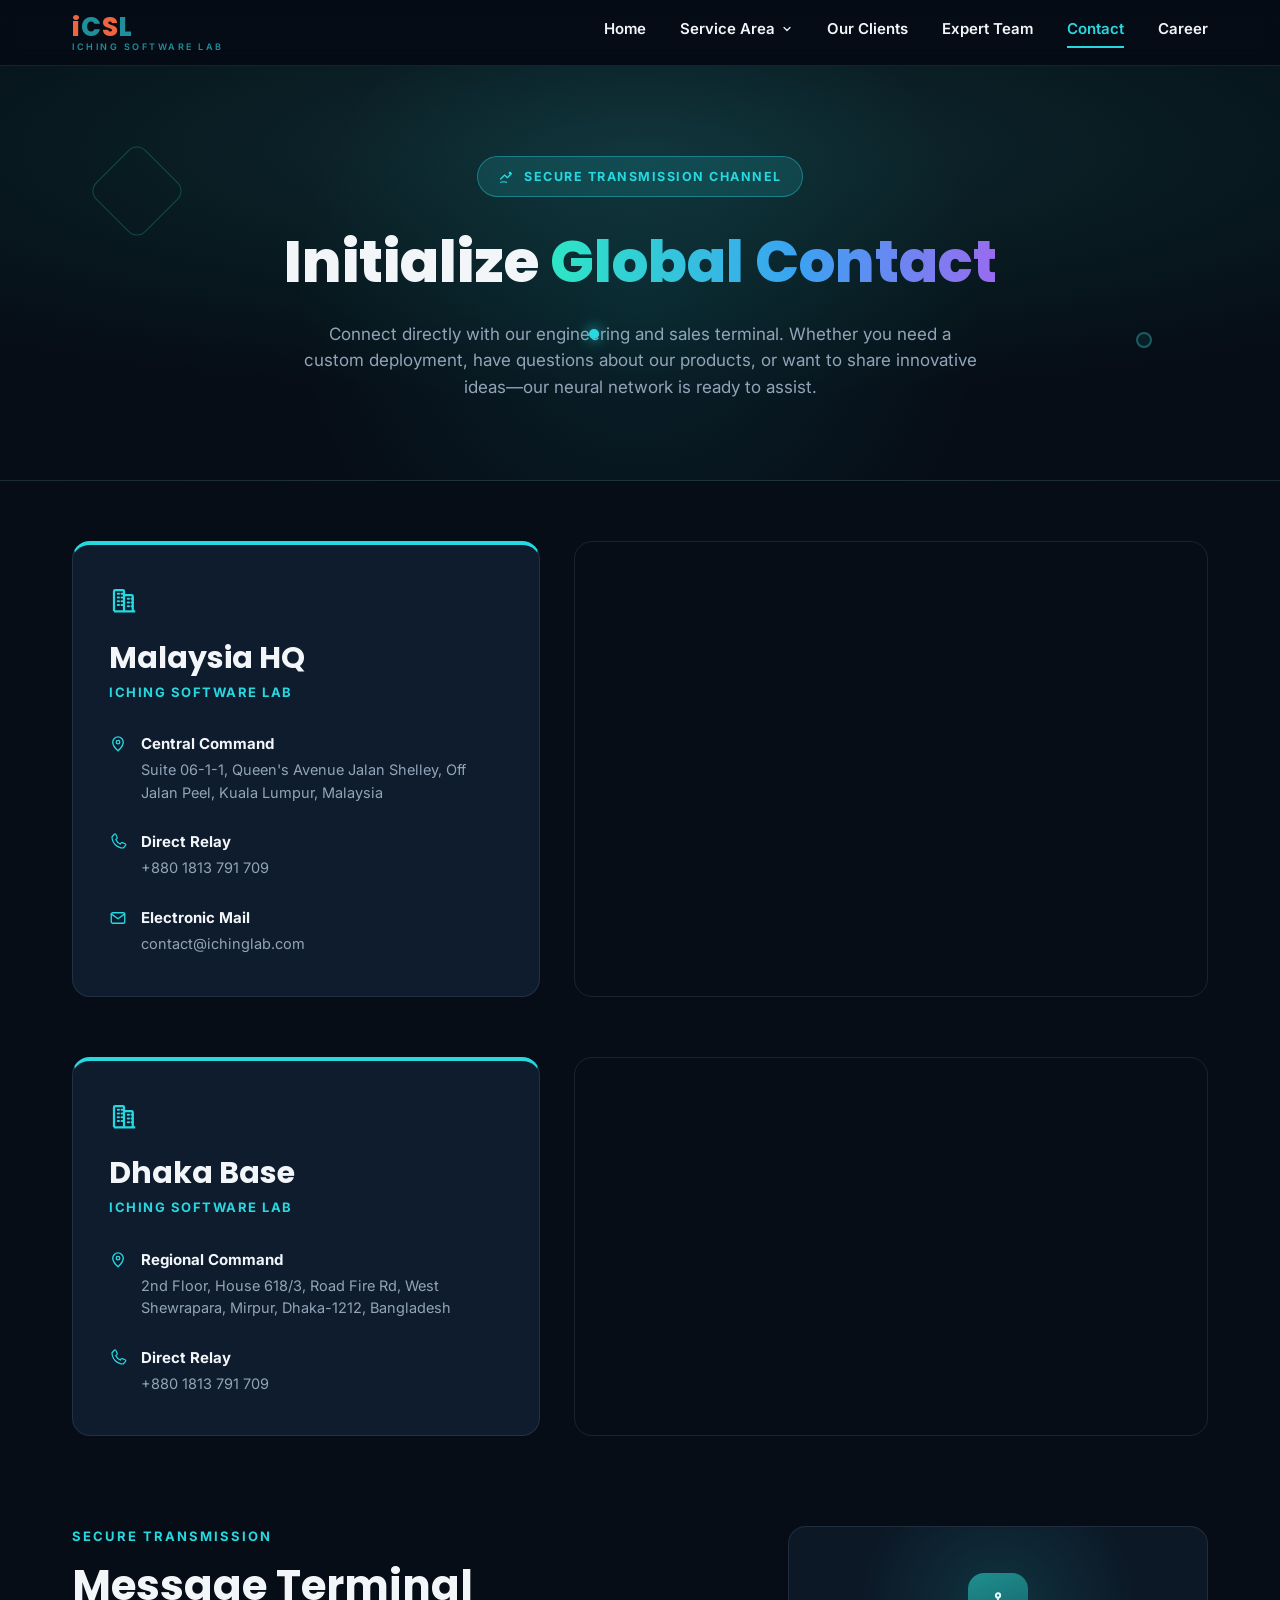
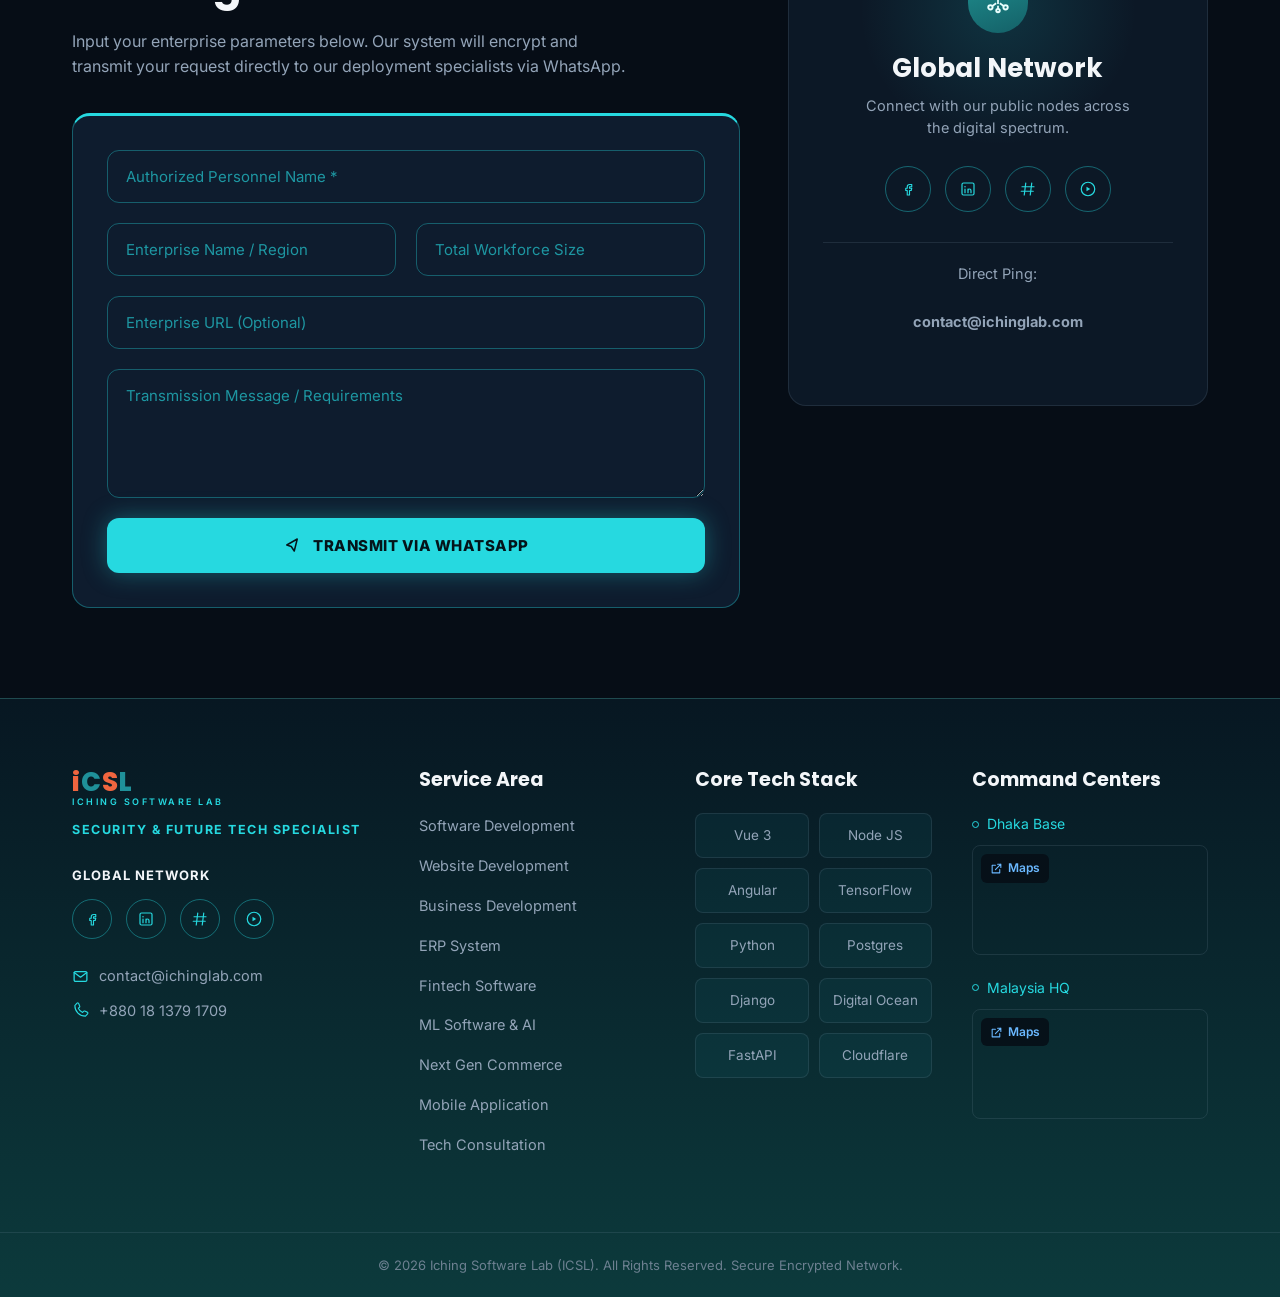
<file: index.html>
<!DOCTYPE html>
<html lang="en">
<head>
<meta charset="UTF-8">
<meta name="viewport" content="width=device-width, initial-scale=1.0">
<title>Contact | Iching Software Lab (ICSL)</title>
<link rel="preconnect" href="https://fonts.googleapis.com">
<link rel="preconnect" href="https://fonts.gstatic.com" crossorigin>
<link href="https://fonts.googleapis.com/css2?family=Poppins:wght@500;600;700;800&family=Inter:wght@400;500;600&display=swap" rel="stylesheet">
<link rel="stylesheet" href="style.css">
</head>
<body>

<!-- ===== HEADER / NAVBAR ===== -->
<header class="navbar" id="navbar">
  <div class="nav-inner">
    <a href="#" class="logo">
      <span class="logo-mark">
        <span class="lo">i</span><span class="lt">C</span><span class="lo">S</span><span class="lt">L</span>
      </span>
      <span class="logo-sub">ICHING SOFTWARE LAB</span>
    </a>

    <nav class="nav-links">
      <a href="#" class="nav-link">Home</a>

      <div class="nav-dropdown">
        <button class="nav-link dropdown-toggle" id="serviceToggle">
          Service Area
          <svg class="chev" width="12" height="12" viewBox="0 0 24 24" fill="none"><path d="M6 9l6 6 6-6" stroke="currentColor" stroke-width="2.4" stroke-linecap="round" stroke-linejoin="round"/></svg>
        </button>
        <div class="dropdown-menu" id="serviceMenu">
          <a href="#">Software Development</a>
          <a href="#">Website Development</a>
          <a href="#">Business Development</a>
          <a href="#">Digital Advertising</a>
          <a href="#">Digital Marketing</a>
          <a href="#">Local SEO</a>
        </div>
      </div>

      <a href="#" class="nav-link">Our Clients</a>
      <a href="#" class="nav-link">Expert Team</a>
      <a href="#" class="nav-link active">Contact</a>
      <a href="#" class="nav-link">Career</a>
    </nav>

    <button class="hamburger" id="hamburgerBtn" aria-label="Open menu">
      <svg width="26" height="26" viewBox="0 0 24 24" fill="none"><path d="M3 6h18M3 12h18M3 18h18" stroke="currentColor" stroke-width="2" stroke-linecap="round"/></svg>
    </button>
  </div>
</header>

<!-- ===== MOBILE MENU ===== -->
<div class="mobile-menu" id="mobileMenu">
  <div class="mobile-menu-head">
    <a href="#" class="logo">
      <span class="logo-mark">
        <span class="lo">i</span><span class="lt">C</span><span class="lo">S</span><span class="lt">L</span>
      </span>
      <span class="logo-sub">ICHING SOFTWARE LAB</span>
    </a>
    <button class="hamburger" id="closeMenuBtn" aria-label="Close menu">
      <svg width="24" height="24" viewBox="0 0 24 24" fill="none"><path d="M6 6l12 12M18 6L6 18" stroke="currentColor" stroke-width="2" stroke-linecap="round"/></svg>
    </button>
  </div>

  <a href="#" class="mobile-link"><svg width="20" height="20" viewBox="0 0 24 24" fill="none"><path d="M3 11l9-8 9 8" stroke="currentColor" stroke-width="2" stroke-linecap="round" stroke-linejoin="round"/><path d="M5 10v10h14V10" stroke="currentColor" stroke-width="2" stroke-linecap="round" stroke-linejoin="round"/></svg> Home</a>
  <a href="#" class="mobile-link"><svg width="20" height="20" viewBox="0 0 24 24" fill="none"><rect x="3" y="7" width="18" height="13" rx="2" stroke="currentColor" stroke-width="2"/><path d="M8 7V5a2 2 0 012-2h4a2 2 0 012 2v2" stroke="currentColor" stroke-width="2"/></svg> Clients</a>
  <a href="#" class="mobile-link"><svg width="20" height="20" viewBox="0 0 24 24" fill="none"><circle cx="9" cy="8" r="3.2" stroke="currentColor" stroke-width="2"/><path d="M3.5 20c.7-3.4 3-5.2 5.5-5.2s4.8 1.8 5.5 5.2" stroke="currentColor" stroke-width="2" stroke-linecap="round"/><circle cx="17" cy="9" r="2.6" stroke="currentColor" stroke-width="2"/><path d="M15.5 14.3c2 .2 3.6 1.8 4.1 4.4" stroke="currentColor" stroke-width="2" stroke-linecap="round"/></svg> Expert Team</a>
  <a href="#" class="mobile-link active"><svg width="20" height="20" viewBox="0 0 24 24" fill="none"><circle cx="12" cy="12" r="9" stroke="currentColor" stroke-width="2"/><path d="M12 8v4l2.5 2.5" stroke="currentColor" stroke-width="2" stroke-linecap="round"/></svg> Contact</a>
  <a href="#" class="mobile-link"><svg width="20" height="20" viewBox="0 0 24 24" fill="none"><rect x="3" y="7" width="18" height="13" rx="2" stroke="currentColor" stroke-width="2"/><path d="M3 12h18" stroke="currentColor" stroke-width="2"/></svg> Career</a>

  <button class="mobile-link mobile-dropdown-toggle" id="mobileServiceToggle">
    <span class="mobile-link-inline"><svg width="20" height="20" viewBox="0 0 24 24" fill="none"><circle cx="6" cy="6" r="2.2" stroke="currentColor" stroke-width="2"/><circle cx="18" cy="6" r="2.2" stroke="currentColor" stroke-width="2"/><circle cx="12" cy="18" r="2.2" stroke="currentColor" stroke-width="2"/><path d="M6 8.2V13M18 8.2V13M8 17l4-3M16 17l-4-3" stroke="currentColor" stroke-width="2"/></svg> Our Service Area</span>
    <svg class="chev" width="14" height="14" viewBox="0 0 24 24" fill="none"><path d="M6 9l6 6 6-6" stroke="currentColor" stroke-width="2.4" stroke-linecap="round" stroke-linejoin="round"/></svg>
  </button>
  <div class="mobile-dropdown-menu" id="mobileServiceMenu">
    <a href="#">Software Development</a>
    <a href="#">Website Development</a>
    <a href="#">Business Development</a>
    <a href="#">Digital Advertising</a>
    <a href="#">Digital Marketing</a>
    <a href="#">Local SEO</a>
  </div>

  <button class="mobile-link mobile-dropdown-toggle accent-pink" id="mobileFlagshipToggle">
    <span class="mobile-link-inline"><svg width="20" height="20" viewBox="0 0 24 24" fill="none"><path d="M6 3h12l3 5-9 13L3 8l3-5z" stroke="currentColor" stroke-width="2" stroke-linejoin="round"/><path d="M3 8h18M9 3l3 5 3-5M12 8l-2.5 13M12 8l2.5 13" stroke="currentColor" stroke-width="2" stroke-linejoin="round"/></svg> Flagship Innovations</span>
    <svg class="chev" width="14" height="14" viewBox="0 0 24 24" fill="none"><path d="M6 9l6 6 6-6" stroke="currentColor" stroke-width="2.4" stroke-linecap="round" stroke-linejoin="round"/></svg>
  </button>
  <div class="mobile-dropdown-menu" id="mobileFlagshipMenu">
    <a href="#">Neuon AI</a>
    <a href="#">KSA Fatoora</a>
    <a href="#">Core Staff Cloud</a>
  </div>
</div>
<div class="mobile-overlay" id="mobileOverlay"></div>

<!-- ===== HERO ===== -->
<section class="hero">
  <div class="hero-glow"></div>
  <span class="hero-shape"></span>
  <div class="hero-inner">
    <span class="badge">
      <svg width="16" height="16" viewBox="0 0 24 24" fill="none"><path d="M4 15l6-6 4 4 6-6" stroke="currentColor" stroke-width="2" stroke-linecap="round" stroke-linejoin="round"/><circle cx="18" cy="6" r="2" fill="currentColor"/><path d="M4 20c3-1 6-1 9 0" stroke="currentColor" stroke-width="1.6" stroke-linecap="round"/></svg>
      SECURE TRANSMISSION CHANNEL
    </span>
    <h1 class="hero-title">Initialize <span class="gradient-text">Global Contact</span></h1>
    <p class="hero-text">Connect directly with our engineering and sales terminal. Whether you need a custom deployment, have questions about our products, or want to share innovative ideas—our neural network is ready to assist.</p>
  </div>
  <span class="dot dot-cyan"></span>
  <span class="dot dot-teal"></span>
</section>

<!-- ===== MALAYSIA HQ ===== -->
<section class="office-section">
  <div class="office-card">
    <div class="office-icon">
      <svg width="30" height="30" viewBox="0 0 24 24" fill="none"><path d="M4 21V5a1 1 0 011-1h6a1 1 0 011 1v16M4 21h17M12 21V9a1 1 0 011-1h5a1 1 0 011 1v12" stroke="currentColor" stroke-width="1.8"/><path d="M7 7h1M7 10h1M7 13h1M7 16h1M10 7h1M10 10h1M10 13h1M10 16h1M15 11h1M15 14h1M15 17h1M18 11h1M18 14h1M18 17h1" stroke="currentColor" stroke-width="1.6" stroke-linecap="round"/></svg>
    </div>
    <h2 class="office-title">Malaysia HQ</h2>
    <p class="office-subtitle">ICHING SOFTWARE LAB</p>

    <div class="info-row">
      <span class="info-icon"><svg width="18" height="18" viewBox="0 0 24 24" fill="none"><path d="M12 21s7-6.5 7-11.5A7 7 0 105 9.5C5 14.5 12 21 12 21z" stroke="currentColor" stroke-width="1.8"/><circle cx="12" cy="9.5" r="2.4" stroke="currentColor" stroke-width="1.8"/></svg></span>
      <span>
        <strong>Central Command</strong>
        <p>Suite 06-1-1, Queen's Avenue Jalan Shelley, Off Jalan Peel, Kuala Lumpur, Malaysia</p>
      </span>
    </div>

    <div class="info-row">
      <span class="info-icon"><svg width="18" height="18" viewBox="0 0 24 24" fill="none"><path d="M4 5c0 8.3 6.7 15 15 15l3-3.4a1.4 1.4 0 00-.5-2.3l-3.7-1.5a1.4 1.4 0 00-1.6.4l-1.2 1.5a11 11 0 01-6-6l1.5-1.2a1.4 1.4 0 00.4-1.6L9.4 2.2A1.4 1.4 0 007.1 1.7L4 5z" stroke="currentColor" stroke-width="1.6" stroke-linejoin="round"/></svg></span>
      <span>
        <strong>Direct Relay</strong>
        <p>+880 1813 791 709</p>
      </span>
    </div>

    <div class="info-row">
      <span class="info-icon"><svg width="18" height="18" viewBox="0 0 24 24" fill="none"><rect x="3" y="5" width="18" height="14" rx="2" stroke="currentColor" stroke-width="1.8"/><path d="M3 6.5l9 6.5 9-6.5" stroke="currentColor" stroke-width="1.8" stroke-linecap="round" stroke-linejoin="round"/></svg></span>
      <span>
        <strong>Electronic Mail</strong>
        <p>contact@ichinglab.com</p>
      </span>
    </div>
  </div>

  <div class="map-embed">
    <iframe
      title="Iching Software Lab Malaysia location"
      src="https://www.google.com/maps?q=Suite+06-1-1,+Queen's+Avenue,+Jalan+Shelley,+Off+Jalan+Peel,+Kuala+Lumpur,+Malaysia&output=embed"
      loading="lazy"
      referrerpolicy="no-referrer-when-downgrade">
    </iframe>
  </div>
</section>

<!-- ===== DHAKA BASE ===== -->
<section class="office-section">
  <div class="office-card">
    <div class="office-icon">
      <svg width="30" height="30" viewBox="0 0 24 24" fill="none"><path d="M4 21V5a1 1 0 011-1h6a1 1 0 011 1v16M4 21h17M12 21V9a1 1 0 011-1h5a1 1 0 011 1v12" stroke="currentColor" stroke-width="1.8"/><path d="M7 7h1M7 10h1M7 13h1M7 16h1M10 7h1M10 10h1M10 13h1M10 16h1M15 11h1M15 14h1M15 17h1M18 11h1M18 14h1M18 17h1" stroke="currentColor" stroke-width="1.6" stroke-linecap="round"/></svg>
    </div>
    <h2 class="office-title">Dhaka Base</h2>
    <p class="office-subtitle">ICHING SOFTWARE LAB</p>

    <div class="info-row">
      <span class="info-icon"><svg width="18" height="18" viewBox="0 0 24 24" fill="none"><path d="M12 21s7-6.5 7-11.5A7 7 0 105 9.5C5 14.5 12 21 12 21z" stroke="currentColor" stroke-width="1.8"/><circle cx="12" cy="9.5" r="2.4" stroke="currentColor" stroke-width="1.8"/></svg></span>
      <span>
        <strong>Regional Command</strong>
        <p>2nd Floor, House 618/3, Road Fire Rd, West Shewrapara, Mirpur, Dhaka-1212, Bangladesh</p>
      </span>
    </div>

    <div class="info-row">
      <span class="info-icon"><svg width="18" height="18" viewBox="0 0 24 24" fill="none"><path d="M4 5c0 8.3 6.7 15 15 15l3-3.4a1.4 1.4 0 00-.5-2.3l-3.7-1.5a1.4 1.4 0 00-1.6.4l-1.2 1.5a11 11 0 01-6-6l1.5-1.2a1.4 1.4 0 00.4-1.6L9.4 2.2A1.4 1.4 0 007.1 1.7L4 5z" stroke="currentColor" stroke-width="1.6" stroke-linejoin="round"/></svg></span>
      <span>
        <strong>Direct Relay</strong>
        <p>+880 1813 791 709</p>
      </span>
    </div>
  </div>

  <div class="map-embed">
    <iframe
      title="Iching Software Lab Dhaka location"
      src="https://www.google.com/maps?q=618,+3+W+Shewrapara+-+Ibrahimpur+Rd,+Dhaka+1216&output=embed"
      loading="lazy"
      referrerpolicy="no-referrer-when-downgrade">
    </iframe>
  </div>
</section>

<!-- ===== CONTACT FORM ===== -->
<section class="form-section">
  <div class="form-col">
    <p class="eyebrow">SECURE TRANSMISSION</p>
    <h2 class="form-title">Message Terminal</h2>
    <p class="form-text">Input your enterprise parameters below. Our system will encrypt and transmit your request directly to our deployment specialists via WhatsApp.</p>

    <form class="terminal-form" id="terminalForm">
      <input type="text" id="fullName" placeholder="Authorized Personnel Name *" required>

      <div class="two-col">
        <input type="text" id="company" placeholder="Enterprise Name / Region">
        <input type="text" id="teamSize" placeholder="Total Workforce Size">
      </div>

      <input type="url" id="website" placeholder="Enterprise URL (Optional)">

      <textarea id="message" placeholder="Transmission Message / Requirements" rows="5"></textarea>

      <button type="submit" class="btn-transmit">
        <svg width="18" height="18" viewBox="0 0 24 24" fill="none"><path d="M5 12l14-8-4 16-4-6-6-2z" stroke="currentColor" stroke-width="2" stroke-linejoin="round"/></svg>
        TRANSMIT VIA WHATSAPP
      </button>
    </form>
  </div>

  <div class="network-card">
    <span class="network-glow"></span>
    <div class="network-icon">
      <svg width="26" height="26" viewBox="0 0 24 24" fill="none"><circle cx="12" cy="5" r="2" stroke="currentColor" stroke-width="1.8"/><circle cx="5" cy="16" r="2" stroke="currentColor" stroke-width="1.8"/><circle cx="19" cy="16" r="2" stroke="currentColor" stroke-width="1.8"/><circle cx="12" cy="19" r="1.6" stroke="currentColor" stroke-width="1.8"/><path d="M12 7v6M10.3 12.3L6.5 15M13.7 12.3L17.5 15M12 14.5v3" stroke="currentColor" stroke-width="1.6"/></svg>
    </div>
    <h3>Global Network</h3>
    <p>Connect with our public nodes across the digital spectrum.</p>

    <div class="social-row">
      <a href="#" class="social-circle" aria-label="Facebook"><svg width="18" height="18" viewBox="0 0 24 24" fill="none"><path d="M14 9h3V6h-3c-1.7 0-3 1.3-3 3v2H9v3h2v6h3v-6h2.3l.7-3H14V9.5c0-.3.2-.5.5-.5z" stroke="currentColor" stroke-width="1.5" stroke-linejoin="round"/></svg></a>
      <a href="#" class="social-circle" aria-label="LinkedIn"><svg width="18" height="18" viewBox="0 0 24 24" fill="none"><rect x="4" y="4" width="16" height="16" rx="2" stroke="currentColor" stroke-width="1.6"/><circle cx="8" cy="9" r="1" fill="currentColor"/><path d="M8 12v5M12 12v5M12 14.2c0-1.2 1-2.2 2-2.2s2 1 2 2.2V17" stroke="currentColor" stroke-width="1.6" stroke-linecap="round"/></svg></a>
      <a href="#" class="social-circle" aria-label="Community"><svg width="18" height="18" viewBox="0 0 24 24" fill="none"><path d="M9 4L7 20M17 4l-2 16M4 9h16M3 15h16" stroke="currentColor" stroke-width="1.6" stroke-linecap="round"/></svg></a>
      <a href="#" class="social-circle" aria-label="YouTube"><svg width="18" height="18" viewBox="0 0 24 24" fill="none"><circle cx="12" cy="12" r="9" stroke="currentColor" stroke-width="1.6"/><path d="M10 9l5 3-5 3V9z" fill="currentColor"/></svg></a>
    </div>

    <hr>
    <p class="ping-label">Direct Ping:</p>
    <p class="ping-value">contact@ichinglab.com</p>
  </div>
</section>

<!-- ===== FOOTER ===== -->
<footer class="footer">
  <div class="footer-grid">
    <div class="footer-col brand-col">
      <a href="#" class="logo">
        <span class="logo-mark">
          <span class="lo">i</span><span class="lt">C</span><span class="lo">S</span><span class="lt">L</span>
        </span>
        <span class="logo-sub">ICHING SOFTWARE LAB</span>
      </a>
      <p class="footer-tagline">SECURITY &amp; FUTURE TECH SPECIALIST</p>

      <p class="footer-label">GLOBAL NETWORK</p>
      <div class="social-row">
        <a href="#" class="social-circle" aria-label="Facebook"><svg width="18" height="18" viewBox="0 0 24 24" fill="none"><path d="M14 9h3V6h-3c-1.7 0-3 1.3-3 3v2H9v3h2v6h3v-6h2.3l.7-3H14V9.5c0-.3.2-.5.5-.5z" stroke="currentColor" stroke-width="1.5" stroke-linejoin="round"/></svg></a>
        <a href="#" class="social-circle" aria-label="LinkedIn"><svg width="18" height="18" viewBox="0 0 24 24" fill="none"><rect x="4" y="4" width="16" height="16" rx="2" stroke="currentColor" stroke-width="1.6"/><circle cx="8" cy="9" r="1" fill="currentColor"/><path d="M8 12v5M12 12v5M12 14.2c0-1.2 1-2.2 2-2.2s2 1 2 2.2V17" stroke="currentColor" stroke-width="1.6" stroke-linecap="round"/></svg></a>
        <a href="#" class="social-circle" aria-label="Community"><svg width="18" height="18" viewBox="0 0 24 24" fill="none"><path d="M9 4L7 20M17 4l-2 16M4 9h16M3 15h16" stroke="currentColor" stroke-width="1.6" stroke-linecap="round"/></svg></a>
        <a href="#" class="social-circle" aria-label="YouTube"><svg width="18" height="18" viewBox="0 0 24 24" fill="none"><circle cx="12" cy="12" r="9" stroke="currentColor" stroke-width="1.6"/><path d="M10 9l5 3-5 3V9z" fill="currentColor"/></svg></a>
      </div>

      <div class="footer-contact-row">
        <svg width="17" height="17" viewBox="0 0 24 24" fill="none"><rect x="3" y="5" width="18" height="14" rx="2" stroke="currentColor" stroke-width="1.8"/><path d="M3 6.5l9 6.5 9-6.5" stroke="currentColor" stroke-width="1.8" stroke-linecap="round" stroke-linejoin="round"/></svg>
        <span>contact@ichinglab.com</span>
      </div>
      <div class="footer-contact-row">
        <svg width="17" height="17" viewBox="0 0 24 24" fill="none"><path d="M4 5c0 8.3 6.7 15 15 15l3-3.4a1.4 1.4 0 00-.5-2.3l-3.7-1.5a1.4 1.4 0 00-1.6.4l-1.2 1.5a11 11 0 01-6-6l1.5-1.2a1.4 1.4 0 00.4-1.6L9.4 2.2A1.4 1.4 0 007.1 1.7L4 5z" stroke="currentColor" stroke-width="1.6" stroke-linejoin="round"/></svg>
        <span>+880 18 1379 1709</span>
      </div>
    </div>

    <div class="footer-col">
      <h4>Service Area</h4>
      <ul>
        <li><a href="#">Software Development</a></li>
        <li><a href="#">Website Development</a></li>
        <li><a href="#">Business Development</a></li>
        <li><a href="#">ERP System</a></li>
        <li><a href="#">Fintech Software</a></li>
        <li><a href="#">ML Software &amp; AI</a></li>
        <li><a href="#">Next Gen Commerce</a></li>
        <li><a href="#">Mobile Application</a></li>
        <li><a href="#">Tech Consultation</a></li>
      </ul>
    </div>

    <div class="footer-col">
      <h4>Core Tech Stack</h4>
      <div class="tags-grid">
        <span class="tag">Vue 3</span>
        <span class="tag">Node JS</span>
        <span class="tag">Angular</span>
        <span class="tag">TensorFlow</span>
        <span class="tag">Python</span>
        <span class="tag">Postgres</span>
        <span class="tag">Django</span>
        <span class="tag">Digital Ocean</span>
        <span class="tag">FastAPI</span>
        <span class="tag">Cloudflare</span>
      </div>
    </div>

    <div class="footer-col">
      <h4>Command Centers</h4>

      <div class="mini-map-block">
        <p class="mini-map-label"><span class="ring-dot"></span> Dhaka Base</p>
        <div class="mini-map">
          <a class="mini-map-btn" href="https://www.google.com/maps?q=618,+3+W+Shewrapara+-+Ibrahimpur+Rd,+Dhaka+1216" target="_blank" rel="noopener">
            <svg width="13" height="13" viewBox="0 0 24 24" fill="none"><path d="M14 4h6v6M20 4L10 14" stroke="currentColor" stroke-width="2" stroke-linecap="round" stroke-linejoin="round"/><path d="M18 14v6H4V6h6" stroke="currentColor" stroke-width="2" stroke-linecap="round" stroke-linejoin="round"/></svg>
            Maps
          </a>
          <iframe
            title="Dhaka Base mini map"
            src="https://www.google.com/maps?q=618,+3+W+Shewrapara+-+Ibrahimpur+Rd,+Dhaka+1216&output=embed"
            loading="lazy"
            referrerpolicy="no-referrer-when-downgrade">
          </iframe>
        </div>
      </div>

      <div class="mini-map-block">
        <p class="mini-map-label"><span class="ring-dot"></span> Malaysia HQ</p>
        <div class="mini-map">
          <a class="mini-map-btn" href="https://www.google.com/maps?q=Suite+06-1-1,+Queen's+Avenue,+Jalan+Shelley,+Off+Jalan+Peel,+Kuala+Lumpur,+Malaysia" target="_blank" rel="noopener">
            <svg width="13" height="13" viewBox="0 0 24 24" fill="none"><path d="M14 4h6v6M20 4L10 14" stroke="currentColor" stroke-width="2" stroke-linecap="round" stroke-linejoin="round"/><path d="M18 14v6H4V6h6" stroke="currentColor" stroke-width="2" stroke-linecap="round" stroke-linejoin="round"/></svg>
            Maps
          </a>
          <iframe
            title="Malaysia HQ mini map"
            src="https://www.google.com/maps?q=Suite+06-1-1,+Queen's+Avenue,+Jalan+Shelley,+Off+Jalan+Peel,+Kuala+Lumpur,+Malaysia&output=embed"
            loading="lazy"
            referrerpolicy="no-referrer-when-downgrade">
          </iframe>
        </div>
      </div>
    </div>
  </div>

  <div class="footer-bottom">
    <p>&copy; 2026 Iching Software Lab (ICSL). All Rights Reserved. Secure Encrypted Network.</p>
  </div>
</footer>

<script src="script.js"></script>
</body>
</html>
</file>
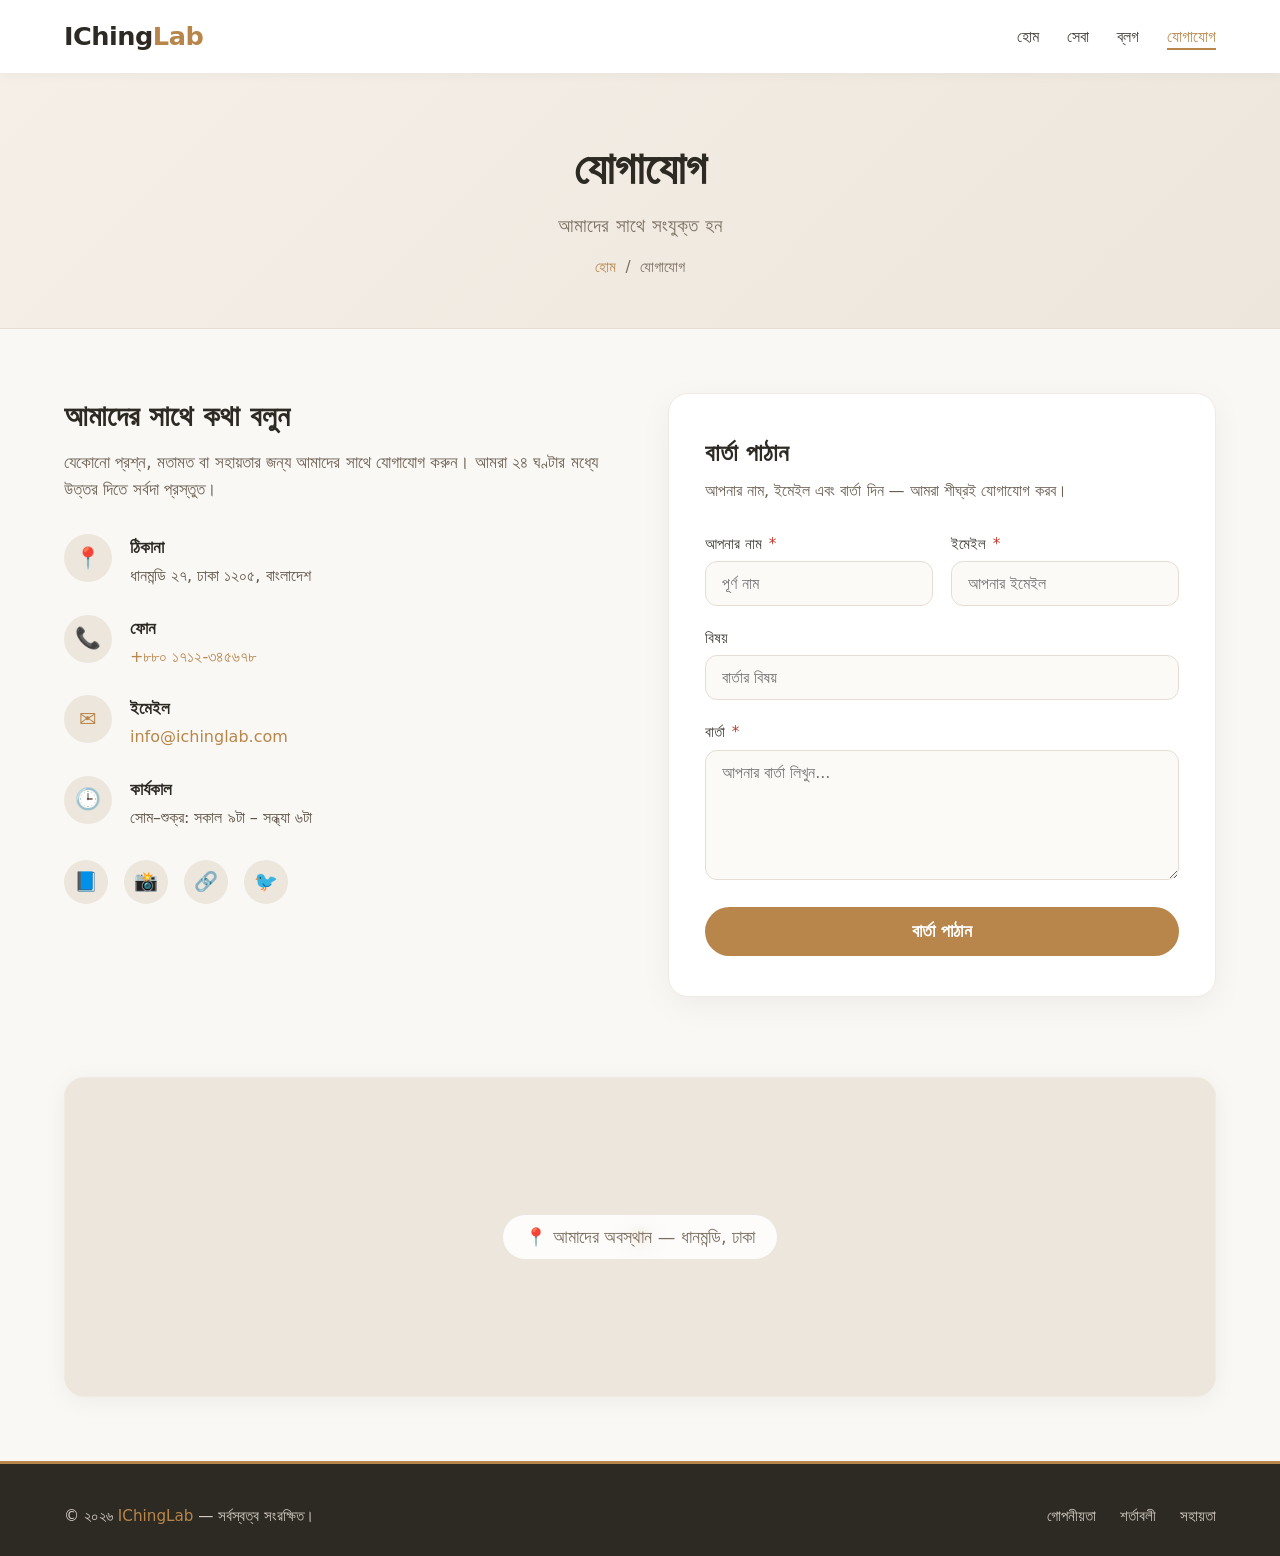
<file: index_02.html>
<!DOCTYPE html>
<html lang="bn">
<head>
    <meta charset="UTF-8" />
    <meta name="viewport" content="width=device-width, initial-scale=1.0" />
    <title>যোগাযোগ — IChingLab</title>

    <!-- ===== সম্পূর্ণ CSS ===== -->
    <style>
        /* ----- Reset & Base ----- */
        *,
        *::before,
        *::after {
            margin: 0;
            padding: 0;
            box-sizing: border-box;
        }

        html {
            scroll-behavior: smooth;
        }

        body {
            font-family: 'Segoe UI', Roboto, system-ui, -apple-system, sans-serif;
            background: #faf8f5;
            color: #2c2b28;
            line-height: 1.6;
        }

        img {
            max-width: 100%;
            display: block;
        }

        a {
            text-decoration: none;
            color: inherit;
        }

        ul {
            list-style: none;
        }

        .container {
            max-width: 1200px;
            margin: 0 auto;
            padding: 0 24px;
        }

        /* ----- Header / Navbar ----- */
        .navbar {
            background: #ffffff;
            box-shadow: 0 2px 12px rgba(0, 0, 0, 0.04);
            padding: 16px 0;
            position: sticky;
            top: 0;
            z-index: 100;
        }

        .navbar .container {
            display: flex;
            align-items: center;
            justify-content: space-between;
            flex-wrap: wrap;
            gap: 12px;
        }

        .logo {
            font-size: 1.6rem;
            font-weight: 700;
            letter-spacing: -0.5px;
            color: #2d2a24;
        }

        .logo span {
            color: #b8864b;
        }

        .nav-links {
            display: flex;
            gap: 28px;
            font-weight: 500;
            font-size: 1rem;
        }

        .nav-links a {
            color: #3d3a34;
            transition: color 0.2s;
            position: relative;
        }

        .nav-links a::after {
            content: '';
            position: absolute;
            bottom: -4px;
            left: 0;
            width: 0;
            height: 2px;
            background: #b8864b;
            transition: width 0.25s;
        }

        .nav-links a:hover::after,
        .nav-links a.active::after {
            width: 100%;
        }

        .nav-links a.active {
            color: #b8864b;
        }

        /* Hamburger (mobile) */
        .hamburger {
            display: none;
            flex-direction: column;
            gap: 5px;
            cursor: pointer;
            background: none;
            border: none;
            padding: 4px;
        }

        .hamburger span {
            width: 28px;
            height: 2.5px;
            background: #2d2a24;
            border-radius: 4px;
            transition: 0.25s;
        }

        /* ----- Page Hero ----- */
        .page-hero {
            background: linear-gradient(135deg, #f5efe8 0%, #ede6dc 100%);
            padding: 60px 0 48px;
            text-align: center;
            border-bottom: 1px solid #e6ddd2;
        }

        .page-hero h1 {
            font-size: 2.8rem;
            font-weight: 700;
            color: #2d2a24;
            letter-spacing: -0.5px;
        }

        .page-hero h1 small {
            font-size: 1.2rem;
            font-weight: 400;
            color: #7a6e60;
            display: block;
            margin-top: 6px;
            letter-spacing: 0.3px;
        }

        .page-hero .breadcrumb {
            margin-top: 14px;
            font-size: 0.95rem;
            color: #7a6e60;
        }

        .page-hero .breadcrumb a {
            color: #b8864b;
            font-weight: 500;
        }

        .page-hero .breadcrumb a:hover {
            text-decoration: underline;
        }

        /* ----- Contact Section (two columns) ----- */
        .contact-section {
            padding: 64px 0 80px;
        }

        .contact-grid {
            display: grid;
            grid-template-columns: 1fr 1fr;
            gap: 56px;
            align-items: start;
        }

        /* --- Left Column: Contact Info --- */
        .contact-info h2 {
            font-size: 1.8rem;
            font-weight: 600;
            color: #2d2a24;
            margin-bottom: 10px;
        }

        .contact-info .subhead {
            color: #6b5f52;
            font-size: 1.05rem;
            margin-bottom: 32px;
        }

        .info-item {
            display: flex;
            align-items: flex-start;
            gap: 18px;
            margin-bottom: 26px;
        }

        .info-item .icon {
            width: 48px;
            height: 48px;
            background: #ede6dc;
            border-radius: 50%;
            display: flex;
            align-items: center;
            justify-content: center;
            flex-shrink: 0;
            font-size: 1.3rem;
            color: #b8864b;
        }

        .info-item .text {
            flex: 1;
        }

        .info-item .text h4 {
            font-weight: 600;
            font-size: 1.05rem;
            color: #2d2a24;
        }

        .info-item .text p {
            color: #5e5346;
            margin-top: 2px;
        }

        .info-item .text a {
            color: #b8864b;
            font-weight: 500;
        }

        .info-item .text a:hover {
            text-decoration: underline;
        }

        /* Social */
        .social-links {
            display: flex;
            gap: 16px;
            margin-top: 30px;
        }

        .social-links a {
            width: 44px;
            height: 44px;
            border-radius: 50%;
            background: #ede6dc;
            display: flex;
            align-items: center;
            justify-content: center;
            font-size: 1.2rem;
            color: #3d3a34;
            transition: background 0.2s, color 0.2s, transform 0.15s;
        }

        .social-links a:hover {
            background: #b8864b;
            color: #fff;
            transform: translateY(-3px);
        }

        /* --- Right Column: Contact Form --- */
        .contact-form-wrapper {
            background: #ffffff;
            padding: 40px 36px;
            border-radius: 20px;
            box-shadow: 0 8px 32px rgba(0, 0, 0, 0.05);
            border: 1px solid #f0eae2;
        }

        .contact-form-wrapper h3 {
            font-size: 1.5rem;
            font-weight: 600;
            color: #2d2a24;
            margin-bottom: 6px;
        }

        .contact-form-wrapper .form-sub {
            color: #6b5f52;
            margin-bottom: 28px;
        }

        .form-group {
            margin-bottom: 20px;
        }

        .form-group label {
            display: block;
            font-weight: 500;
            font-size: 0.95rem;
            color: #3d3a34;
            margin-bottom: 5px;
        }

        .form-group label .required {
            color: #c0392b;
            margin-left: 2px;
        }

        .form-group input,
        .form-group textarea,
        .form-group select {
            width: 100%;
            padding: 12px 16px;
            border: 1.5px solid #e6ddd2;
            border-radius: 12px;
            font-size: 1rem;
            font-family: inherit;
            background: #fcfaf7;
            transition: border 0.2s, box-shadow 0.2s;
            color: #2d2a24;
        }

        .form-group input:focus,
        .form-group textarea:focus,
        .form-group select:focus {
            outline: none;
            border-color: #b8864b;
            box-shadow: 0 0 0 4px rgba(184, 134, 75, 0.12);
            background: #ffffff;
        }

        .form-group textarea {
            min-height: 130px;
            resize: vertical;
        }

        .form-row {
            display: grid;
            grid-template-columns: 1fr 1fr;
            gap: 18px;
        }

        .btn-submit {
            background: #b8864b;
            color: #fff;
            border: none;
            padding: 14px 36px;
            font-size: 1.1rem;
            font-weight: 600;
            border-radius: 40px;
            cursor: pointer;
            transition: background 0.25s, transform 0.15s, box-shadow 0.25s;
            width: 100%;
            letter-spacing: 0.3px;
        }

        .btn-submit:hover {
            background: #a0733d;
            box-shadow: 0 8px 20px rgba(184, 134, 75, 0.25);
            transform: translateY(-2px);
        }

        .btn-submit:active {
            transform: scale(0.97);
        }

        /* ----- Map Section ----- */
        .map-section {
            padding: 0 0 64px;
        }

        .map-section .map-wrapper {
            border-radius: 20px;
            overflow: hidden;
            box-shadow: 0 4px 24px rgba(0, 0, 0, 0.05);
            border: 1px solid #f0eae2;
            background: #ede6dc;
            height: 320px;
            display: flex;
            align-items: center;
            justify-content: center;
            color: #7a6e60;
            font-weight: 500;
            font-size: 1.1rem;
            background-image: url('[data-uri]');
            background-size: 60px 60px;
            background-position: center;
            background-repeat: no-repeat;
        }

        .map-section .map-wrapper .map-label {
            background: rgba(255, 255, 255, 0.85);
            padding: 8px 22px;
            border-radius: 40px;
            backdrop-filter: blur(4px);
        }

        /* ----- Footer ----- */
        .footer {
            background: #2d2a24;
            color: #d6cec4;
            padding: 40px 0 28px;
            border-top: 3px solid #b8864b;
        }

        .footer .container {
            display: flex;
            flex-wrap: wrap;
            justify-content: space-between;
            align-items: center;
            gap: 20px;
        }

        .footer .copy {
            font-size: 0.95rem;
        }

        .footer .copy span {
            color: #b8864b;
        }

        .footer .footer-links {
            display: flex;
            gap: 24px;
            font-size: 0.95rem;
        }

        .footer .footer-links a {
            transition: color 0.2s;
        }

        .footer .footer-links a:hover {
            color: #b8864b;
        }

        /* ================================================================
                   RESPONSIVE — MOBILE & TABLET
                   ================================================================ */

        /* Tablet */
        @media (max-width: 992px) {
            .contact-grid {
                gap: 40px;
            }

            .page-hero h1 {
                font-size: 2.3rem;
            }
        }

        /* Mobile */
        @media (max-width: 768px) {
            /* Nav */
            .hamburger {
                display: flex;
            }

            .nav-links {
                display: none;
                flex-direction: column;
                width: 100%;
                background: #ffffff;
                padding: 16px 0 8px;
                gap: 14px;
                border-top: 1px solid #f0eae2;
                margin-top: 12px;
            }

            .nav-links.open {
                display: flex;
            }

            .nav-links a {
                font-size: 1.05rem;
                padding: 6px 0;
            }

            .nav-links a::after {
                display: none;
            }

            .nav-links a.active {
                color: #b8864b;
            }

            /* Hero */
            .page-hero {
                padding: 40px 0 32px;
            }

            .page-hero h1 {
                font-size: 2rem;
            }

            .page-hero h1 small {
                font-size: 1rem;
            }

            /* Contact grid — single column */
            .contact-grid {
                grid-template-columns: 1fr;
                gap: 40px;
            }

            .contact-form-wrapper {
                padding: 28px 20px;
            }

            .form-row {
                grid-template-columns: 1fr;
                gap: 0;
            }

            /* Map */
            .map-section .map-wrapper {
                height: 200px;
            }

            /* Footer */
            .footer .container {
                flex-direction: column;
                text-align: center;
                gap: 14px;
            }

            .footer .footer-links {
                flex-wrap: wrap;
                justify-content: center;
                gap: 16px;
            }
        }

        /* Small phones */
        @media (max-width: 420px) {
            .container {
                padding: 0 16px;
            }

            .page-hero h1 {
                font-size: 1.6rem;
            }

            .contact-form-wrapper {
                padding: 20px 14px;
            }

            .btn-submit {
                font-size: 1rem;
                padding: 12px 20px;
            }

            .info-item .icon {
                width: 40px;
                height: 40px;
                font-size: 1rem;
            }
        }

        /* ===== ছোট জাভাস্ক্রিপ্ট (হ্যামবার্গার টগল) ===== */
        /* আমরা pure CSS-এ রাখছি, কিন্তু হ্যামবার্গারের জন্য একটু JS লাগবে — */
        /* এটি <body> শেষে দেওয়া হয়েছে  */
    </style>
</head>
<body>

    <!-- ===== HEADER / NAVBAR ===== -->
    <header class="navbar">
        <div class="container">
            <div class="logo">
                IChing<span>Lab</span>
            </div>

            <button class="hamburger" id="hamburgerBtn" aria-label="মেনু টগল">
                <span></span>
                <span></span>
                <span></span>
            </button>

            <nav>
                <ul class="nav-links" id="navLinks">
                    <li><a href="#">হোম</a></li>
                    <li><a href="#">সেবা</a></li>
                    <li><a href="#">ব্লগ</a></li>
                    <li><a href="#" class="active">যোগাযোগ</a></li>
                </ul>
            </nav>
        </div>
    </header>

    <!-- ===== PAGE HERO ===== -->
    <section class="page-hero">
        <div class="container">
            <h1>
                যোগাযোগ
                <small>আমাদের সাথে সংযুক্ত হন</small>
            </h1>
            <div class="breadcrumb">
                <a href="#">হোম</a> &nbsp;/&nbsp; যোগাযোগ
            </div>
        </div>
    </section>

    <!-- ===== CONTACT SECTION ===== -->
    <section class="contact-section">
        <div class="container">
            <div class="contact-grid">

                <!-- LEFT: Contact Info -->
                <div class="contact-info">
                    <h2>আমাদের সাথে কথা বলুন</h2>
                    <p class="subhead">
                        যেকোনো প্রশ্ন, মতামত বা সহায়তার জন্য আমাদের সাথে যোগাযোগ করুন।
                        আমরা ২৪ ঘণ্টার মধ্যে উত্তর দিতে সর্বদা প্রস্তুত।
                    </p>

                    <div class="info-item">
                        <div class="icon">📍</div>
                        <div class="text">
                            <h4>ঠিকানা</h4>
                            <p>ধানমন্ডি ২৭, ঢাকা ১২০৫, বাংলাদেশ</p>
                        </div>
                    </div>

                    <div class="info-item">
                        <div class="icon">📞</div>
                        <div class="text">
                            <h4>ফোন</h4>
                            <p><a href="tel:+8801712345678">+৮৮০ ১৭১২-৩৪৫৬৭৮</a></p>
                        </div>
                    </div>

                    <div class="info-item">
                        <div class="icon">✉️</div>
                        <div class="text">
                            <h4>ইমেইল</h4>
                            <p><a href="mailto:info@ichinglab.com">info@ichinglab.com</a></p>
                        </div>
                    </div>

                    <div class="info-item">
                        <div class="icon">🕒</div>
                        <div class="text">
                            <h4>কার্যকাল</h4>
                            <p>সোম–শুক্র: সকাল ৯টা – সন্ধ্যা ৬টা</p>
                        </div>
                    </div>

                    <div class="social-links">
                        <a href="#" aria-label="ফেসবুক">📘</a>
                        <a href="#" aria-label="ইন্সটাগ্রাম">📸</a>
                        <a href="#" aria-label="লিংকডইন">🔗</a>
                        <a href="#" aria-label="টুইটার">🐦</a>
                    </div>
                </div>

                <!-- RIGHT: Contact Form -->
                <div class="contact-form-wrapper">
                    <h3>বার্তা পাঠান</h3>
                    <p class="form-sub">আপনার নাম, ইমেইল এবং বার্তা দিন — আমরা শীঘ্রই যোগাযোগ করব।</p>

                    <form id="contactForm" novalidate>
                        <div class="form-row">
                            <div class="form-group">
                                <label for="fullName">আপনার নাম <span class="required">*</span></label>
                                <input type="text" id="fullName" name="fullName" placeholder="পূর্ণ নাম" required />
                            </div>
                            <div class="form-group">
                                <label for="email">ইমেইল <span class="required">*</span></label>
                                <input type="email" id="email" name="email" placeholder="আপনার ইমেইল" required />
                            </div>
                        </div>

                        <div class="form-group">
                            <label for="subject">বিষয়</label>
                            <input type="text" id="subject" name="subject" placeholder="বার্তার বিষয়" />
                        </div>

                        <div class="form-group">
                            <label for="message">বার্তা <span class="required">*</span></label>
                            <textarea id="message" name="message" placeholder="আপনার বার্তা লিখুন..." required></textarea>
                        </div>

                        <button type="submit" class="btn-submit">বার্তা পাঠান</button>
                    </form>
                </div>

            </div>
        </div>
    </section>

    <!-- ===== MAP SECTION ===== -->
    <section class="map-section">
        <div class="container">
            <div class="map-wrapper">
                <span class="map-label">📍 আমাদের অবস্থান — ধানমন্ডি, ঢাকা</span>
            </div>
        </div>
    </section>

    <!-- ===== FOOTER ===== -->
    <footer class="footer">
        <div class="container">
            <div class="copy">
                &copy; ২০২৬ <span>IChingLab</span> — সর্বস্বত্ব সংরক্ষিত।
            </div>
            <div class="footer-links">
                <a href="#">গোপনীয়তা</a>
                <a href="#">শর্তাবলী</a>
                <a href="#">সহায়তা</a>
            </div>
        </div>
    </footer>

    <!-- ===== হ্যামবার্গার টগল (ছোট JS) ===== -->
    <script>
        (function() {
            const btn = document.getElementById('hamburgerBtn');
            const nav = document.getElementById('navLinks');

            if (btn && nav) {
                btn.addEventListener('click', function() {
                    nav.classList.toggle('open');
                });

                // মোবাইলে লিংকে ক্লিক করলে মেনু বন্ধ
                nav.querySelectorAll('a').forEach(function(link) {
                    link.addEventListener('click', function() {
                        nav.classList.remove('open');
                    });
                });
            }

            // ফর্ম সাবমিট — ডেমো অ্যালার্ট
            const form = document.getElementById('contactForm');
            if (form) {
                form.addEventListener('submit', function(e) {
                    e.preventDefault();
                    alert('✅ আপনার বার্তা সফলভাবে পাঠানো হয়েছে!\n(ডেমো সংস্করণ)');
                    form.reset();
                });
            }
        })();
    </script>

</body>
</html>
</file>
<file: style.css>
/* ============================================
   ICSL CONTACT PAGE — CLEAN CSS (no framework)
   ============================================ */

:root{
  --bg:            #060d16;
  --bg-hero:       #081a20;
  --card-bg:       #0e1c2e;
  --card-bg-soft:  #0c1826;
  --border-soft:   rgba(148,168,190,0.14);

  --cyan:          #26d9e0;
  --cyan-soft:     rgba(38,217,224,0.14);
  --cyan-dim:      #1a5d63;

  --orange:        #f0653f;
  --teal-logo:     #1f9099;

  --grad1:         #2ee6c4;
  --grad2:         #3aa3f2;
  --grad3:         #9a6bf0;

  --text-white:    #f3f6f9;
  --text-muted:    #93a4b8;
  --text-dim:      #6d8091;

  --footer-top:    #071722;
  --footer-bottom: #0c3a3c;

  --radius-lg: 18px;
  --radius-md: 12px;
  --radius-sm: 8px;

  --maxw: 1200px;
}

*{ margin:0; padding:0; box-sizing:border-box; }

html{ scroll-behavior:smooth; }

body{
  background: var(--bg);
  color: var(--text-white);
  font-family: 'Inter', -apple-system, sans-serif;
  line-height: 1.55;
  overflow-x: hidden;
}

h1,h2,h3,h4{
  font-family: 'Poppins', sans-serif;
  line-height: 1.2;
}

a{ text-decoration:none; color:inherit; }
button{ font-family:inherit; cursor:pointer; background:none; border:none; color:inherit; }
ul{ list-style:none; }
input, textarea{ font-family:'Inter', sans-serif; }

.container{
  max-width: var(--maxw);
  margin: 0 auto;
  padding: 0 32px;
}

/* ============ LOGO (shared) ============ */
.logo{
  display:flex;
  flex-direction:column;
  gap: 2px;
  line-height:1;
}
.logo-mark{
  font-family:'Poppins', sans-serif;
  font-weight:800;
  font-size: 26px;
  letter-spacing: 1px;
}
.logo-mark .lo{ color: var(--orange); }
.logo-mark .lt{ color: var(--teal-logo); }
.logo-sub{
  font-size: 9px;
  font-weight:600;
  letter-spacing: 2.5px;
  color: var(--teal-logo);
}

/* ============ NAVBAR ============ */
.navbar{
  position: sticky;
  top:0;
  z-index: 500;
  background: rgba(6,13,22,0.92);
  backdrop-filter: blur(10px);
  border-bottom: 1px solid var(--border-soft);
}
.nav-inner{
  max-width: var(--maxw);
  margin:0 auto;
  padding: 14px 32px;
  display:flex;
  align-items:center;
  justify-content:space-between;
}
.nav-links{
  display:flex;
  align-items:center;
  gap: 34px;
}
.nav-link{
  font-size: 15px;
  font-weight: 600;
  color: var(--text-white);
  padding-bottom: 6px;
  border-bottom: 2px solid transparent;
  display:flex;
  align-items:center;
  gap:6px;
  transition: color .2s ease;
}
.nav-link:hover{ color: var(--cyan); }
.nav-link.active{
  color: var(--cyan);
  border-bottom-color: var(--cyan);
}
.dropdown-toggle{ font-size:15px; }
.chev{ transition: transform .2s ease; }

.nav-dropdown{ position:relative; }
.dropdown-menu{
  position:absolute;
  top: calc(100% + 18px);
  left: 50%;
  transform: translateX(-50%);
  background: var(--card-bg);
  border: 1px solid var(--border-soft);
  border-radius: var(--radius-md);
  min-width: 220px;
  padding: 6px 0;
  box-shadow: 0 20px 50px rgba(0,0,0,0.5);
  opacity:0;
  visibility:hidden;
  transform: translateX(-50%) translateY(8px);
  transition: all .2s ease;
}
.nav-dropdown.open .dropdown-menu{
  opacity:1;
  visibility:visible;
  transform: translateX(-50%) translateY(0);
}
.nav-dropdown.open .chev{ transform: rotate(180deg); }
.dropdown-menu a{
  display:block;
  padding: 11px 20px;
  font-size:14.5px;
  color: var(--text-muted);
  border-bottom: 1px solid var(--border-soft);
}
.dropdown-menu a:last-child{ border-bottom:none; }
.dropdown-menu a:hover{ color: var(--cyan); background: var(--cyan-soft); }

.hamburger{ display:none; color: var(--cyan); }

/* ============ MOBILE MENU ============ */
.mobile-menu{
  position: fixed;
  top:0; right:0;
  width: min(320px, 84vw);
  height: 100%;
  background: var(--bg);
  border-left: 1px solid var(--border-soft);
  z-index: 900;
  padding: 20px 22px;
  transform: translateX(100%);
  transition: transform .3s ease;
  overflow-y:auto;
}
.mobile-menu.open{ transform: translateX(0); }
.mobile-overlay{
  position: fixed;
  inset:0;
  background: rgba(0,0,0,0.55);
  z-index: 850;
  opacity:0;
  visibility:hidden;
  transition: opacity .3s ease;
}
.mobile-overlay.open{ opacity:1; visibility:visible; }

.mobile-menu-head{
  display:flex;
  align-items:center;
  justify-content:space-between;
  padding-bottom: 18px;
  border-bottom: 1px solid var(--border-soft);
  margin-bottom: 8px;
}
.mobile-link{
  display:flex;
  align-items:center;
  gap: 14px;
  padding: 15px 4px;
  font-size: 16px;
  font-weight:500;
  color: var(--text-white);
  border-bottom: 1px solid var(--border-soft);
  width:100%;
  text-align:left;
  justify-content:space-between;
}
.mobile-link-inline{ display:flex; align-items:center; gap:14px; }
.mobile-link svg{ color: var(--text-white); flex-shrink:0; }
.mobile-link.active{ color: var(--cyan); }
.mobile-link.active svg{ color: var(--cyan); }
.mobile-link.accent-pink{ color: #d76ee8; }
.mobile-link.accent-pink svg{ color: #d76ee8; }

.mobile-dropdown-toggle .chev{ color: var(--cyan); }
.mobile-dropdown-menu{
  max-height:0;
  overflow:hidden;
  transition: max-height .25s ease;
}
.mobile-dropdown-menu.open{ max-height: 300px; }
.mobile-dropdown-menu a{
  display:block;
  padding: 12px 4px 12px 40px;
  font-size:14.5px;
  color: var(--text-muted);
}

/* ============ HERO ============ */
.hero{
  position:relative;
  background: radial-gradient(ellipse 80% 60% at 50% 20%, #0f2b31 0%, var(--bg-hero) 55%, var(--bg) 100%);
  padding: 90px 24px 80px;
  text-align:center;
  overflow:hidden;
  border-bottom: 1px solid var(--border-soft);
}
.hero-glow{
  position:absolute;
  top: -120px; left:50%;
  transform: translateX(-50%);
  width: 700px; height: 700px;
  background: radial-gradient(circle, rgba(38,217,224,0.10) 0%, transparent 70%);
  pointer-events:none;
}
.hero-shape{
  position:absolute;
  top: 90px; left: 8%;
  width: 70px; height:70px;
  border: 1px solid rgba(38,217,224,0.25);
  transform: rotate(45deg);
  border-radius: 12px;
  display:block;
}
.hero-inner{
  position:relative;
  max-width: 820px;
  margin: 0 auto;
}
.badge{
  display:inline-flex;
  align-items:center;
  gap:10px;
  background: var(--cyan-soft);
  border: 1px solid rgba(38,217,224,0.4);
  color: var(--cyan);
  font-size: 12.5px;
  font-weight:700;
  letter-spacing: 1.5px;
  padding: 10px 20px;
  border-radius: 30px;
  margin-bottom: 30px;
}
.hero-title{
  font-size: clamp(34px, 5.5vw, 58px);
  font-weight: 800;
  color: var(--text-white);
  margin-bottom: 24px;
}
.gradient-text{
  background: linear-gradient(90deg, var(--grad1), var(--grad2) 55%, var(--grad3));
  -webkit-background-clip: text;
  background-clip: text;
  color: transparent;
}
.hero-text{
  font-size: 17px;
  color: var(--text-muted);
  max-width: 680px;
  margin: 0 auto;
}
.dot{
  position:absolute;
  border-radius:50%;
}
.dot-cyan{
  width:10px; height:10px;
  background: var(--cyan);
  bottom: 34%; left: 46%;
  box-shadow: 0 0 14px var(--cyan);
}
.dot-teal{
  width:16px; height:16px;
  border: 2px solid var(--cyan-dim);
  background: rgba(38,217,224,0.08);
  bottom: 32%; right: 10%;
}

/* ============ OFFICE SECTION ============ */
.office-section{
  max-width: var(--maxw);
  margin: 60px auto;
  padding: 0 32px;
  display:grid;
  grid-template-columns: 0.85fr 1.15fr;
  gap: 34px;
  align-items:stretch;
}
.office-card{
  background: var(--card-bg);
  border: 1px solid var(--border-soft);
  border-top: 4px solid var(--cyan);
  border-radius: var(--radius-lg);
  padding: 40px 36px;
}
.office-icon{ color: var(--cyan); margin-bottom: 18px; }
.office-title{
  font-size: 30px;
  font-weight:700;
  color:var(--text-white);
  margin-bottom: 6px;
}
.office-subtitle{
  font-size: 13px;
  font-weight:700;
  letter-spacing: 1.5px;
  color: var(--cyan);
  margin-bottom: 30px;
}
.info-row{
  display:flex;
  gap: 14px;
  margin-bottom: 26px;
}
.info-row:last-child{ margin-bottom:0; }
.info-icon{
  color: var(--cyan);
  flex-shrink:0;
  margin-top:3px;
}
.info-row strong{
  display:block;
  font-size: 15px;
  font-weight:700;
  color: var(--text-white);
  margin-bottom: 4px;
}
.info-row p{
  font-size: 14.5px;
  color: var(--text-muted);
}

.map-embed{
  border-radius: var(--radius-lg);
  overflow:hidden;
  border: 1px solid var(--border-soft);
  min-height: 340px;
}
.map-embed iframe{
  width:100%;
  height:100%;
  min-height: 340px;
  border:0;
  filter: invert(90%) hue-rotate(180deg) contrast(90%);
}

/* ============ FORM SECTION ============ */
.form-section{
  max-width: var(--maxw);
  margin: 90px auto;
  padding: 0 32px;
  display:grid;
  grid-template-columns: 1.35fr 0.85fr;
  gap: 48px;
  align-items:start;
}
.eyebrow{
  font-size: 13px;
  font-weight:700;
  letter-spacing: 2px;
  color: var(--cyan);
  margin-bottom: 14px;
}
.form-title{
  font-size: clamp(30px, 4vw, 42px);
  font-weight:700;
  margin-bottom: 18px;
}
.form-text{
  font-size: 16px;
  color: var(--text-muted);
  max-width: 560px;
  margin-bottom: 34px;
}
.terminal-form{
  background: var(--card-bg);
  border: 1px solid rgba(38,217,224,0.35);
  border-top: 3px solid var(--cyan);
  border-radius: var(--radius-lg);
  padding: 34px;
  display:flex;
  flex-direction:column;
  gap: 20px;
}
.terminal-form input,
.terminal-form textarea{
  width:100%;
  background: transparent;
  border: 1px solid rgba(38,217,224,0.35);
  border-radius: var(--radius-md);
  padding: 16px 18px;
  color: var(--cyan);
  font-size: 15px;
}
.terminal-form input::placeholder,
.terminal-form textarea::placeholder{ color: rgba(38,217,224,0.65); }
.terminal-form input:focus,
.terminal-form textarea:focus{
  outline:none;
  border-color: var(--cyan);
  box-shadow: 0 0 0 3px rgba(38,217,224,0.15);
}
.terminal-form textarea{ resize: vertical; min-height: 120px; }
.two-col{
  display:grid;
  grid-template-columns: 1fr 1fr;
  gap: 20px;
}
.btn-transmit{
  display:flex;
  align-items:center;
  justify-content:center;
  gap: 12px;
  background: var(--cyan);
  color: #04141a;
  font-weight:800;
  font-size: 15px;
  letter-spacing: 0.5px;
  padding: 18px;
  border-radius: var(--radius-md);
  box-shadow: 0 0 24px rgba(38,217,224,0.35);
  transition: transform .15s ease, box-shadow .15s ease;
}
.btn-transmit:hover{
  transform: translateY(-2px);
  box-shadow: 0 6px 30px rgba(38,217,224,0.5);
}

.network-card{
  position:relative;
  background: var(--card-bg-soft);
  border: 1px solid var(--border-soft);
  border-radius: var(--radius-lg);
  padding: 46px 34px;
  text-align:center;
  overflow:hidden;
}
.network-glow{
  position:absolute;
  top:-60px; left:50%;
  transform:translateX(-50%);
  width:280px; height:280px;
  background: radial-gradient(circle, rgba(38,217,224,0.14) 0%, transparent 70%);
  pointer-events:none;
}
.network-card h3{
  position:relative;
  font-size: 26px;
  font-weight:700;
  margin: 20px 0 10px;
}
.network-card p{
  position:relative;
  color: var(--text-muted);
  font-size: 14.5px;
  max-width: 280px;
  margin: 0 auto 26px;
}
.network-icon{
  position:relative;
  width: 60px; height:60px;
  margin: 0 auto;
  background: linear-gradient(160deg, #1f8f8f, #146067);
  border-radius: 16px 16px 30px 30px;
  display:flex;
  align-items:center;
  justify-content:center;
  color:#eafffe;
}
.social-row{
  position:relative;
  display:flex;
  justify-content:center;
  gap: 14px;
  flex-wrap:wrap;
}
.social-circle{
  width: 46px; height:46px;
  border-radius:50%;
  border: 1px solid rgba(38,217,224,0.4);
  display:flex;
  align-items:center;
  justify-content:center;
  color: var(--cyan);
  transition: background .2s ease, transform .2s ease;
}
.social-circle:hover{ background: var(--cyan-soft); transform: translateY(-3px); }

.network-card hr{
  border:none;
  border-top: 1px solid var(--border-soft);
  margin: 30px 0 20px;
}
.ping-label{ color: var(--text-muted); font-size:14px; margin-bottom:6px; }
.ping-value{ color: var(--text-white); font-weight:700; font-size:16px; word-break:break-word; }

/* ============ FOOTER ============ */
.footer{
  background: linear-gradient(180deg, var(--footer-top) 0%, var(--footer-bottom) 100%);
  border-top: 1px solid var(--border-soft);
  padding: 70px 0 0;
}
.footer-grid{
  max-width: var(--maxw);
  margin: 0 auto;
  padding: 0 32px;
  display:grid;
  grid-template-columns: 1.3fr 1fr 1fr 1fr;
  gap: 40px;
}
.footer-col h4{
  font-size: 19px;
  font-weight:700;
  margin-bottom: 22px;
}
.footer-col ul li{ margin-bottom: 15px; }
.footer-col ul li a{
  font-size: 14.5px;
  color: var(--text-muted);
  transition: color .2s ease;
}
.footer-col ul li a:hover{ color: var(--cyan); }

.brand-col .logo-sub{ color: var(--cyan); }
.footer-tagline{
  font-size: 12.5px;
  font-weight:700;
  letter-spacing: 1.5px;
  color: var(--cyan);
  margin: 14px 0 26px;
}
.footer-label{
  font-size: 13px;
  font-weight:700;
  letter-spacing: 1px;
  margin-bottom: 14px;
}
.brand-col .social-row{ justify-content:flex-start; margin-bottom: 26px; }
.brand-col .social-circle{ width:40px; height:40px; }
.footer-contact-row{
  display:flex;
  align-items:center;
  gap:10px;
  color: var(--text-muted);
  font-size: 14.5px;
  margin-bottom: 12px;
}
.footer-contact-row svg{ color: var(--cyan); flex-shrink:0; }

.tags-grid{
  display:grid;
  grid-template-columns: 1fr 1fr;
  gap: 10px;
}
.tag{
  border: 1px solid var(--border-soft);
  background: rgba(38,217,224,0.05);
  color: var(--text-muted);
  font-size: 13.5px;
  text-align:center;
  padding: 11px 6px;
  border-radius: var(--radius-sm);
}

.mini-map-block{ margin-bottom: 22px; }
.mini-map-label{
  display:flex;
  align-items:center;
  gap:8px;
  font-size:14px;
  color: var(--cyan);
  margin-bottom: 10px;
}
.ring-dot{
  width:7px; height:7px;
  border:1.5px solid var(--cyan);
  border-radius:50%;
}
.mini-map{
  position:relative;
  height: 110px;
  border-radius: var(--radius-sm);
  overflow:hidden;
  border: 1px solid var(--border-soft);
}
.mini-map iframe{
  width: 100%; height:100%; border:0;
  filter: invert(90%) hue-rotate(180deg) contrast(90%);
  pointer-events:none;
}
.mini-map-btn{
  position:absolute;
  top:8px; left:8px;
  z-index:2;
  display:flex;
  align-items:center;
  gap:5px;
  background: rgba(6,13,22,0.85);
  color: #6ab8ff;
  font-size: 12px;
  font-weight:600;
  padding: 5px 9px;
  border-radius: 6px;
}

.footer-bottom{
  margin-top: 60px;
  border-top: 1px solid var(--border-soft);
  padding: 22px 32px;
  text-align:center;
}
.footer-bottom p{
  font-size: 13px;
  color: var(--text-dim);
}

/* ============================================
   RESPONSIVE — MOBILE
   ============================================ */
@media (max-width: 900px){
  .nav-links{ display:none; }
  .hamburger{ display:block; }

  .container, .office-section, .form-section, .footer-grid{
    padding-left: 20px;
    padding-right: 20px;
  }

  .hero{ padding: 60px 20px 56px; }
  .hero-title{ font-size: clamp(28px, 8vw, 40px); }
  .hero-text{ font-size: 15.5px; }

  .office-section{
    grid-template-columns: 1fr;
    gap: 24px;
    margin: 40px auto;
  }
  .office-card{ padding: 30px 26px; }
  .map-embed, .map-embed iframe{ min-height: 280px; }

  .form-section{
    grid-template-columns: 1fr;
    gap: 36px;
    margin: 60px auto;
  }
  .two-col{ grid-template-columns: 1fr; }
  .terminal-form{ padding: 26px 22px; }

  .footer-grid{
    grid-template-columns: 1fr;
    gap: 44px;
  }
  .footer{ padding-top: 50px; }
  .footer-bottom{ padding: 20px; }
}

@media (max-width: 480px){
  .nav-inner{ padding: 14px 20px; }
  .logo-mark{ font-size: 22px; }
  .hero-title{ font-size: 30px; }
  .badge{ font-size: 11px; padding: 9px 16px; }
}
</file>
